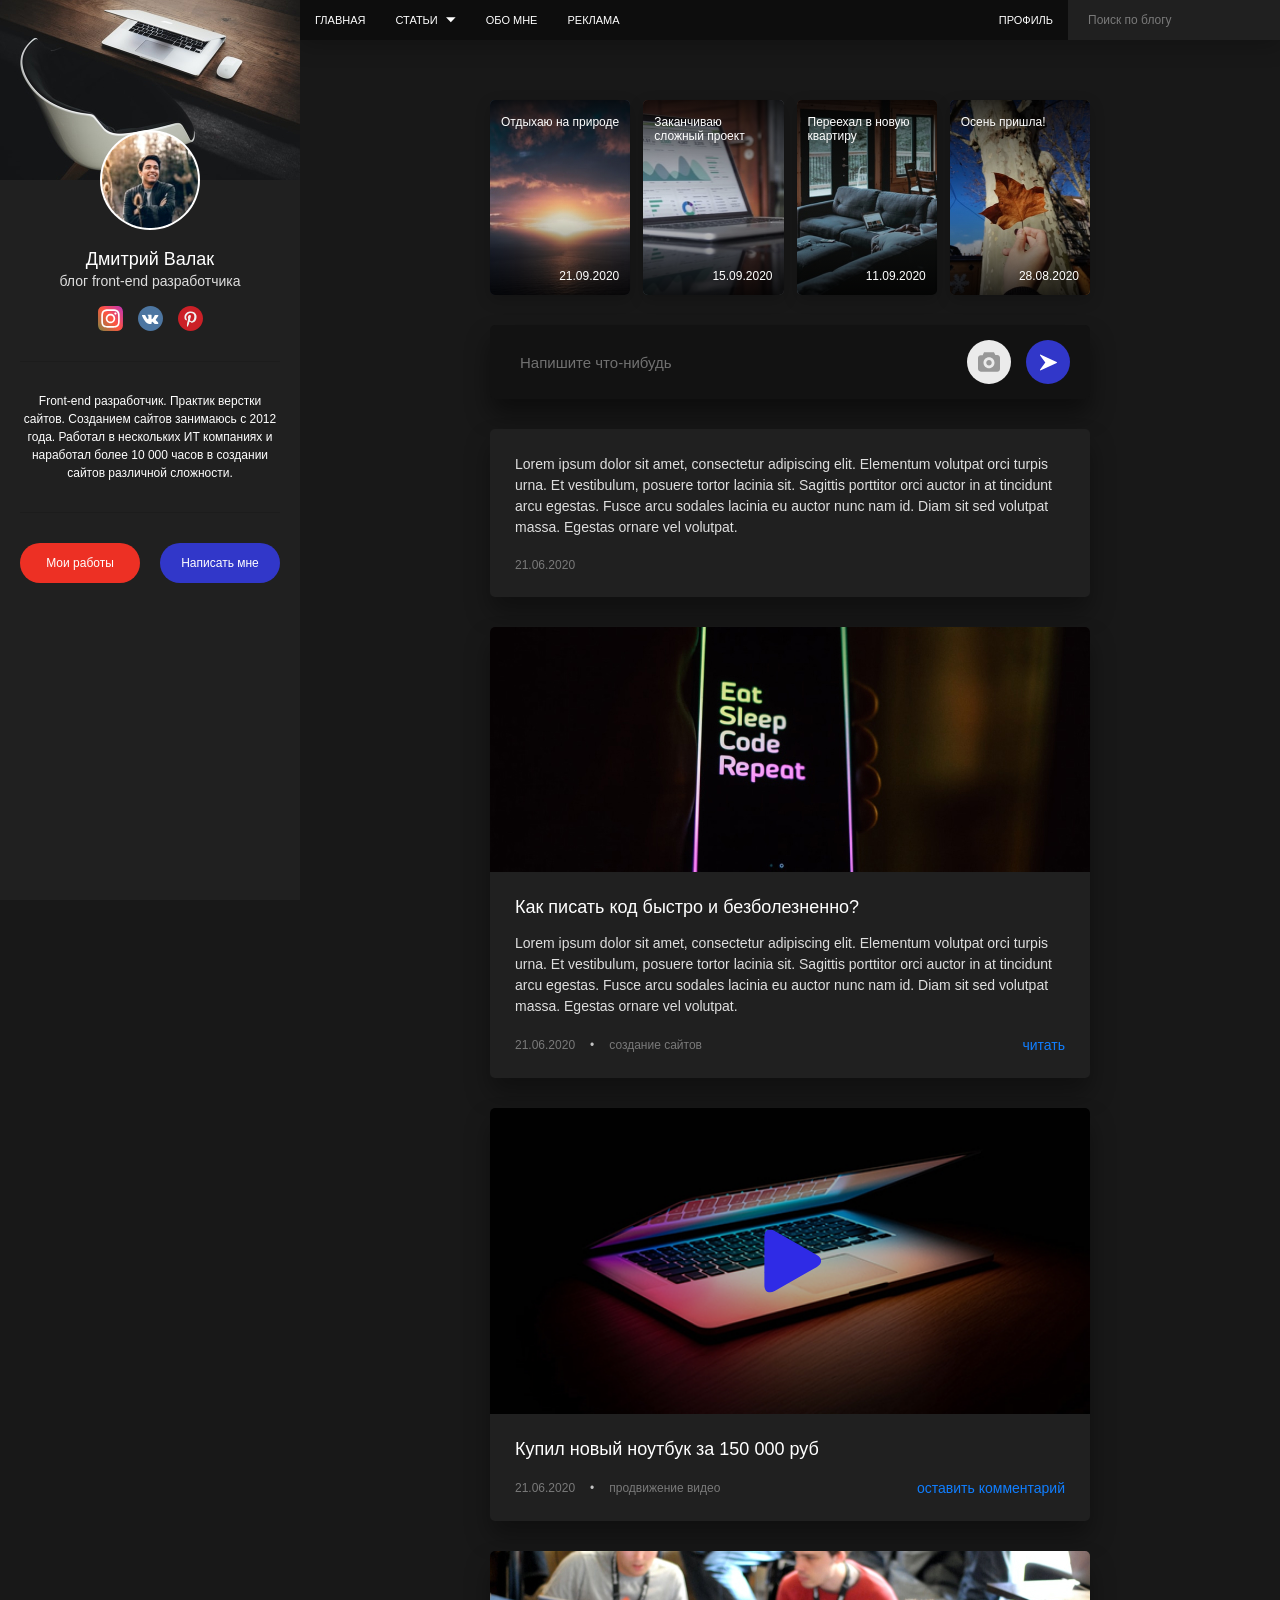
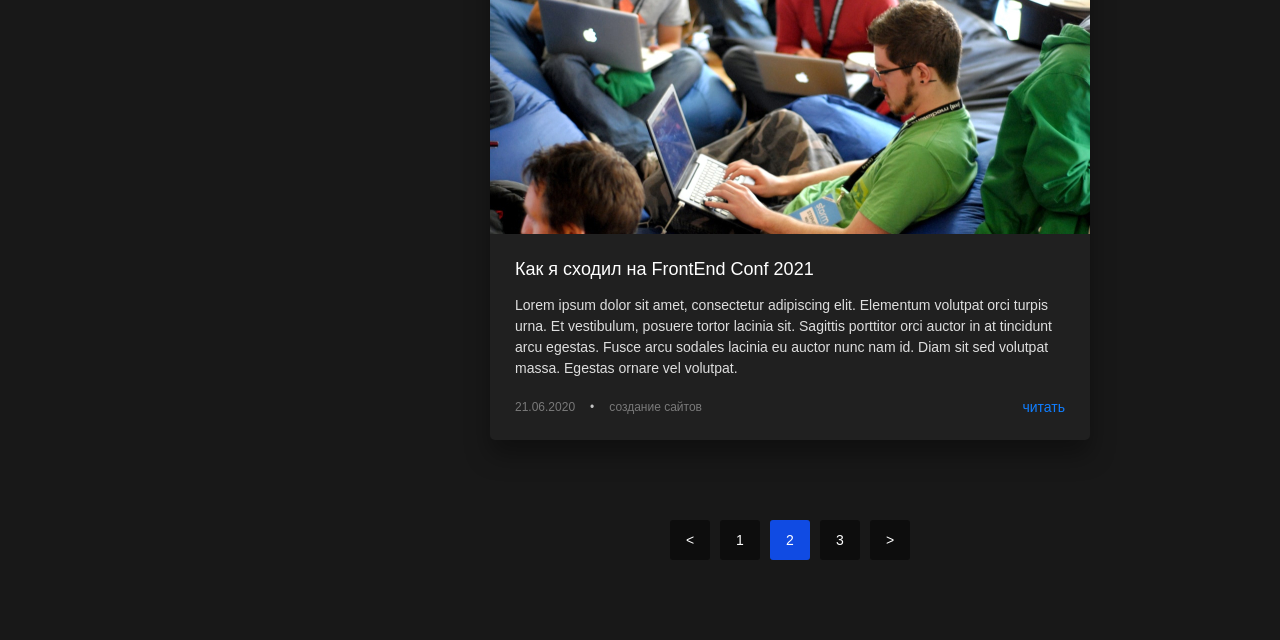
<file: index.html>
<!DOCTYPE html>
<html lang="ru">
<head>
  <meta charset="UTF-8">
  <meta name="viewport" content="width=device-width, initial-scale=1.0">
  <title>Developer Blog</title>

  <link rel="stylesheet" href="./css/reset.css">
  <link rel="stylesheet" href="./css/variables.css">
  <link rel="stylesheet" href="./css/global.css">
  <link rel="stylesheet" href="./css/style.css">
</head>
<body>
  <div class="page">

    <aside class="sidebar">
      <div class="sidebar__cover"></div>

      <div class="sidebar__profile">
        <img src="./images/sidebar/avatar.jpg" alt="Дмитрий Валак" class="sidebar__avatar">

        <h1 class="sidebar__name">Дмитрий Валак</h1>
        <p class="sidebar__description">блог front-end разработчика</p>

        <ul class="sidebar__socials">
          <li>
            <a href="#">
              <img src="./images/icons/instagram.svg" alt="Instagram">
            </a>
          </li>
        
          <li>
            <a href="#">
              <img src="./images/icons/vk.svg" alt="VK">
            </a>
          </li>
        
          <li>
            <a href="#">
              <img src="./images/icons/pinterest.svg" alt="Pinterest">
            </a>
          </li>
        </ul>
      </div>

      <div class="divider sidebar__divider"></div>

      <p class="sidebar__text">
        Front-end разработчик. Практик верстки сайтов. Созданием сайтов занимаюсь с 2012 года. Работал в нескольких ИТ компаниях и наработал более 10 000 часов в создании сайтов различной сложности.
      </p>

      <div class="divider sidebar__divider"></div>

      <div class="sidebar__buttons">
        <a href="./works.html" class="sidebar__button sidebar__button--red">Мои работы</a>
        <a href="#" class="sidebar__button sidebar__button--blue">Написать мне</a>
      </div>
    </aside>

    <main class="content">

      <header class="header">
        <button class="header__burger" type="button" aria-label="Открыть меню">
          <span></span>
        </button>
        <nav class="header__nav">
          <ul class="header__menu">
            <li class="header__item">
              <a href="./index.html" class="header__link">Главная</a>
            </li>
    
            <li class="header__item header__item--dropdown">
              <a href="#" class="header__link">Статьи
                <img
                  src="./images/icons/arrow-down.svg"
                  alt=""
                  class="header__arrow"
                >
              </a>
              <ul class="header__submenu">
                <li><a href="#" class="header__submenu-link">Создание сайтов</a></li>
                <li><a href="#" class="header__submenu-link">Интернет-маркетинг</a></li>
                <li><a href="#" class="header__submenu-link">Продвижение видео</a></li>
              </ul>
            </li>
    
            <li class="header__item">
              <a href="#" class="header__link">Обо мне</a>
            </li>
    
            <li class="header__item">
              <a href="#" class="header__link">Реклама</a>
            </li>
          </ul>
        </nav>
    
        <div class="header__right">
          <a href="./auth.html" class="header__profile">Профиль</a>
    
          <form class="header__search">
            <input 
              type="text" 
              class="header__search-input" 
              placeholder="Поиск по блогу"
            >
          </form>
        </div>
      </header>
    
      <section class="stories">
        <article class="stories__item">
          <img src="./images/stories/nature-trip.jpg" alt="Закат на природе" class="stories__image">
          <h2 class="stories__title">Отдыхаю на природе</h2>
          <time datetime="2020-09-21" class="stories__date">21.09.2020</time>
        </article>
    
        <article class="stories__item">
          <img src="./images/stories/work-project.jpg" alt="Ноутбук с рабочим проектом" class="stories__image">
          <h2 class="stories__title">Заканчиваю сложный проект</h2>
          <time datetime="2020-09-15" class="stories__date">15.09.2020</time>
        </article>
    
        <article class="stories__item">
          <img src="./images/stories/new-apartment.jpg" alt="Гостиная в новой квартире" class="stories__image">
          <h2 class="stories__title">Переехал в новую квартиру</h2>
          <time datetime="2020-09-11" class="stories__date">11.09.2020</time>
        </article>
    
        <article class="stories__item">
          <img src="./images/stories/autumn.jpg" alt="Осенний лист в руке" class="stories__image">
          <h2 class="stories__title">Осень пришла!</h2>
          <time datetime="2020-08-28" class="stories__date">28.08.2020</time>
        </article>
      </section>
    
      <section class="create-post">
        <form class="create-post__form">
          <input 
            type="text" 
            class="create-post__input" 
            placeholder="Напишите что-нибудь"
          >
    
          <div class="create-post__actions">
            <button type="button" class="create-post__button create-post__button--photo">
              <img src="./images/icons/camera.svg" alt="Добавить фото">
            </button>
    
            <button type="submit" class="create-post__button create-post__button--send">
              <img src="./images/icons/send.svg" alt="Отправить">
            </button>
          </div>
        </form>
      </section>
    
      <section class="posts">
        <article class="post">
          <div class="post__content">
            <p class="post__text">
              Lorem ipsum dolor sit amet, consectetur adipiscing elit. Elementum volutpat orci turpis urna. Et vestibulum, posuere tortor lacinia sit. Sagittis porttitor orci auctor in at tincidunt arcu egestas. Fusce arcu sodales lacinia eu auctor nunc nam id. Diam sit sed volutpat massa. Egestas ornare vel volutpat.
            </p>

            <div class="post__footer">
              <div class="post__meta">
                <time datetime="2020-06-21" class="post__date">21.06.2020</time>
              </div>
            </div>
          </div>
        </article>
    
        <article class="post">
          <img src="./images/posts/coding-tips.jpg" alt="" class="post__image">
    
          <div class="post__content">
            <h2 class="post__title">
              <a href="./post.html">
                Как писать код быстро и безболезненно?
              </a>
            </h2>
    
            <p class="post__text">
              Lorem ipsum dolor sit amet, consectetur adipiscing elit. Elementum volutpat orci turpis urna. Et vestibulum, posuere tortor lacinia sit. Sagittis porttitor orci auctor in at tincidunt arcu egestas. Fusce arcu sodales lacinia eu auctor nunc nam id. Diam sit sed volutpat massa. Egestas ornare vel volutpat.
            </p>
    
            <div class="post__footer">
              <div class="post__meta">
                <time datetime="2020-06-21" class="post__date">21.06.2020</time>
                <span class="post__category">создание сайтов</span>
              </div>
    
              <a href="./post.html" class="post__link">Читать</a>
            </div>
          </div>
        </article>
    
        <article class="post">
          <div class="post__video">
            <img src="./images/posts/new-laptop-video.jpg" alt="" class="post__image">
            <button type="button" class="post__play">
              <img src="./images/icons/play.svg" alt="Запустить видео">
            </button>
          </div>
    
          <div class="post__content">
            <h2 class="post__title">
              <a href="./post.html">
                Купил новый ноутбук за 150 000 руб
              </a>
            </h2>
    
            <div class="post__footer">
              <div class="post__meta">
                <time datetime="2020-06-21" class="post__date">21.06.2020</time>
                <span class="post__category">продвижение видео</span>
              </div>
    
              <a href="./post.html" class="post__link">Оставить комментарий</a>
            </div>
          </div>
        </article>

        <article class="post">
          <img src="./images/posts/frontend-conf.jpg" alt="" class="post__image">
    
          <div class="post__content">
            <h2 class="post__title">
              <a href="./post.html">
                Как я сходил на FrontEnd Conf 2021
              </a>
            </h2>
            <p class="post__text">
              Lorem ipsum dolor sit amet, consectetur adipiscing elit. Elementum volutpat orci turpis urna. Et vestibulum, posuere tortor lacinia sit. Sagittis porttitor orci auctor in at tincidunt arcu egestas. Fusce arcu sodales lacinia eu auctor nunc nam id. Diam sit sed volutpat massa. Egestas ornare vel volutpat.
            </p>
    
            <div class="post__footer">
              <div class="post__meta">
                <time datetime="2020-06-21" class="post__date">21.06.2020</time>
                <span class="post__category">создание сайтов</span>
              </div>
    
              <a href="./post.html" class="post__link">Читать</a>
            </div>
          </div>
        </article>
      </section>
    
      <nav class="pagination">
        <a href="#" class="pagination__link">&lt;</a>
        <a href="#" class="pagination__link">1</a>
        <a href="#" class="pagination__link pagination__link--active">2</a>
        <a href="#" class="pagination__link">3</a>
        <a href="#" class="pagination__link">&gt;</a>
      </nav>
    </main>

  </div>
</body>
</html>
</file>
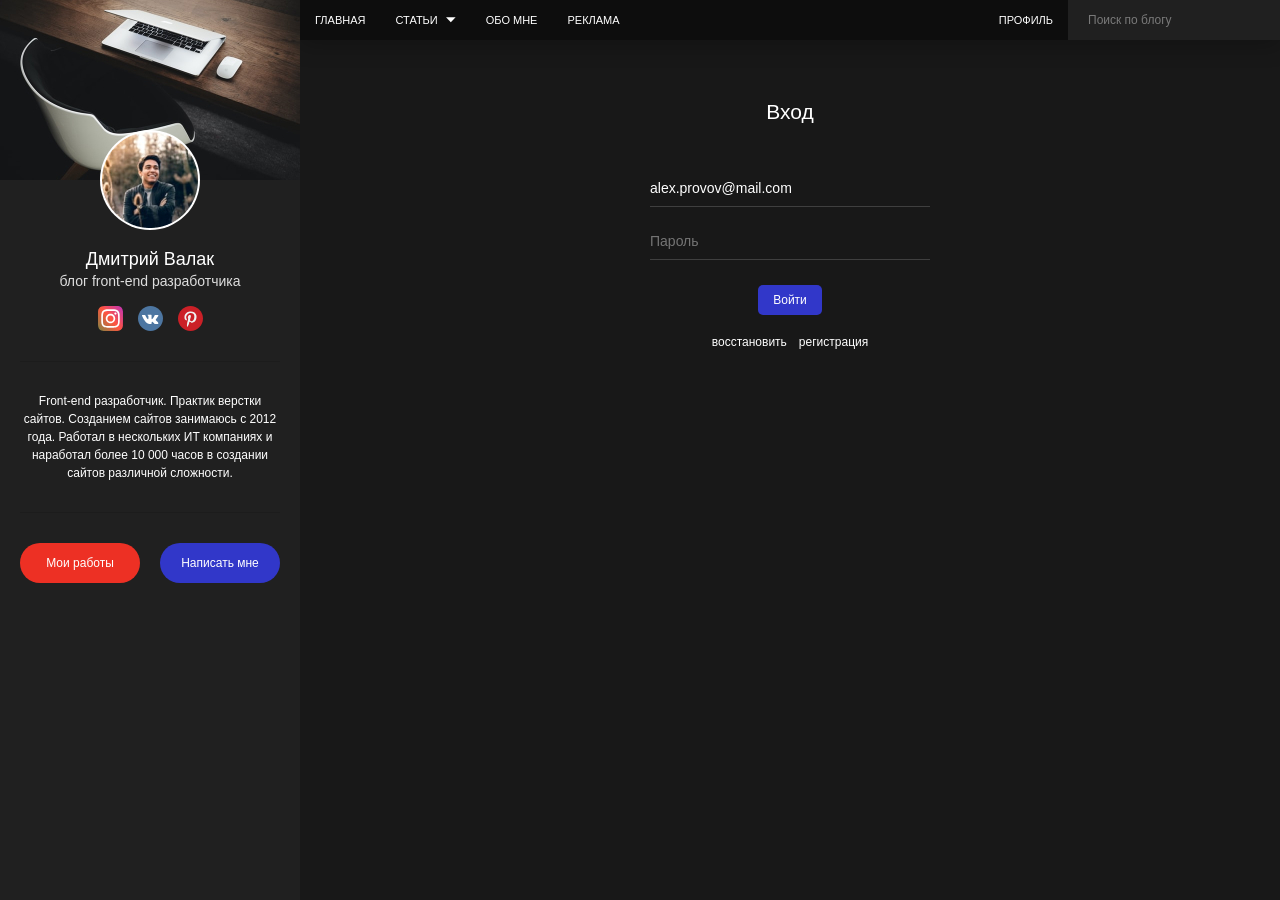
<file: auth.html>
<!DOCTYPE html>
<html lang="ru">
<head>
  <meta charset="UTF-8">
  <meta name="viewport" content="width=device-width, initial-scale=1.0">
  <title>Developer Blog</title>

  <link rel="stylesheet" href="./css/reset.css">
  <link rel="stylesheet" href="./css/variables.css">
  <link rel="stylesheet" href="./css/global.css">
  <link rel="stylesheet" href="./css/style.css">
  <link rel="stylesheet" href="./css/auth.css">
</head>
<body>
  <div class="page">

    <aside class="sidebar">
      <div class="sidebar__cover"></div>

      <div class="sidebar__profile">
        <img src="./images/sidebar/avatar.jpg" alt="Дмитрий Валак" class="sidebar__avatar">

        <h1 class="sidebar__name">Дмитрий Валак</h1>
        <p class="sidebar__description">блог front-end разработчика</p>

        <ul class="sidebar__socials">
          <li>
            <a href="#">
              <img src="./images/icons/instagram.svg" alt="Instagram">
            </a>
          </li>
        
          <li>
            <a href="#">
              <img src="./images/icons/vk.svg" alt="VK">
            </a>
          </li>
        
          <li>
            <a href="#">
              <img src="./images/icons/pinterest.svg" alt="Pinterest">
            </a>
          </li>
        </ul>
      </div>

      <div class="divider sidebar__divider"></div>

      <p class="sidebar__text">
        Front-end разработчик. Практик верстки сайтов. Созданием сайтов занимаюсь с 2012 года. Работал в нескольких ИТ компаниях и наработал более 10 000 часов в создании сайтов различной сложности.
      </p>

      <div class="divider sidebar__divider"></div>

      <div class="sidebar__buttons">
        <a href="./works.html" class="sidebar__button sidebar__button--red">Мои работы</a>
        <a href="#" class="sidebar__button sidebar__button--blue">Написать мне</a>
      </div>
    </aside>

    <main class="content">

      <header class="header">
        <button class="header__burger" type="button" aria-label="Открыть меню">
          <span></span>
        </button>
        <nav class="header__nav">
          <ul class="header__menu">
            <li class="header__item">
              <a href="./index.html" class="header__link">Главная</a>
            </li>
    
            <li class="header__item header__item--dropdown">
              <a href="#" class="header__link">Статьи
                <img
                  src="./images/icons/arrow-down.svg"
                  alt=""
                  class="header__arrow"
                >
              </a>
              <ul class="header__submenu">
                <li><a href="#" class="header__submenu-link">Создание сайтов</a></li>
                <li><a href="#" class="header__submenu-link">Интернет-маркетинг</a></li>
                <li><a href="#" class="header__submenu-link">Продвижение видео</a></li>
              </ul>
            </li>
    
            <li class="header__item">
              <a href="#" class="header__link">Обо мне</a>
            </li>
    
            <li class="header__item">
              <a href="#" class="header__link">Реклама</a>
            </li>
          </ul>
        </nav>
    
        <div class="header__right">
          <a href="./auth.html" class="header__profile">Профиль</a>
    
          <form class="header__search">
            <input 
              type="text" 
              class="header__search-input" 
              placeholder="Поиск по блогу"
            >
          </form>
        </div>
      </header>

      <section class="auth">
        <h2 class="auth__title">Вход</h2>
      
        <form class="auth__form">
          <label class="auth__field">
            <input
              type="email"
              class="auth__input"
              placeholder="Ваш e-mail"
              value="alex.provov@mail.com"
            >
          </label>
      
          <label class="auth__field">
            <input
              type="password"
              class="auth__input"
              placeholder="Пароль"
            >
          </label>
      
          <button class="auth__button" type="submit">Войти</button>
      
          <div class="auth__links">
            <a href="#" class="auth__link">восстановить</a>
            <a href="#" class="auth__link">регистрация</a>
          </div>
        </form>
      </section>
    
    </main>

  </div>
</body>
</html>
</file>
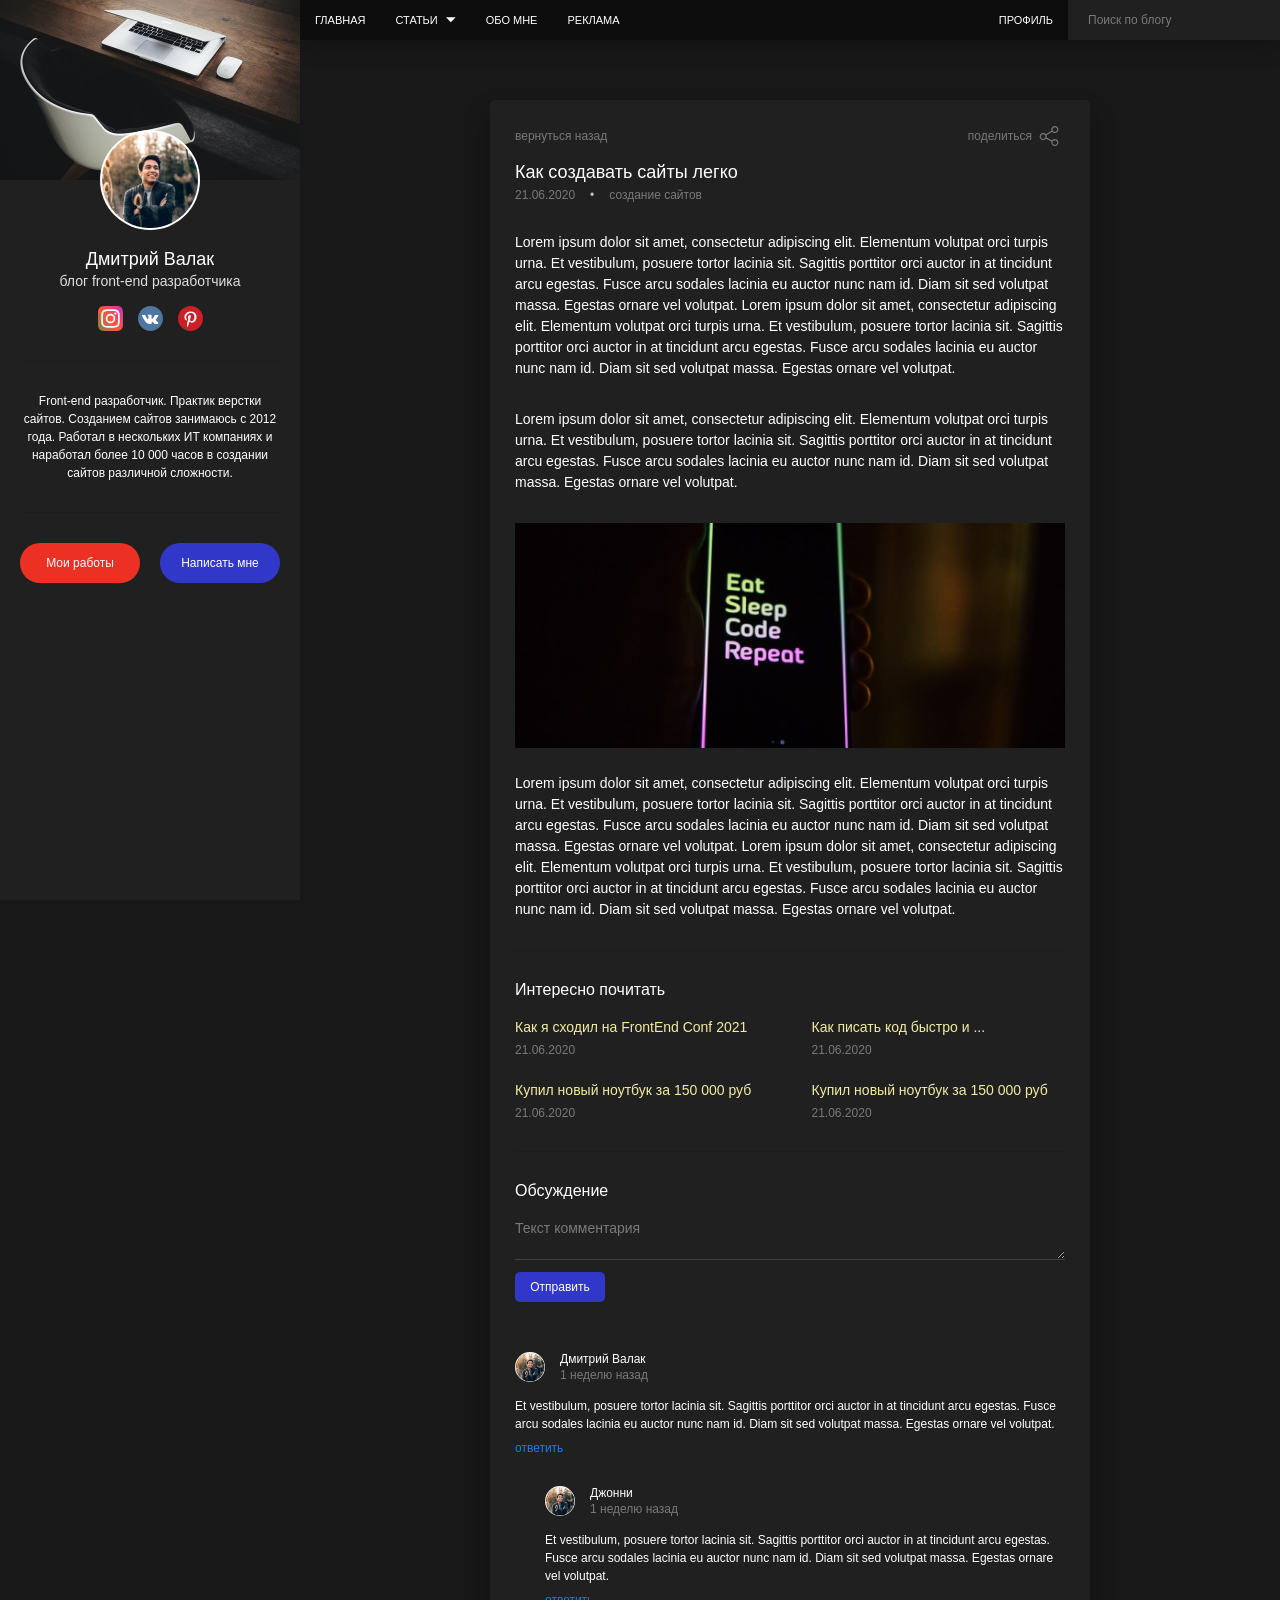
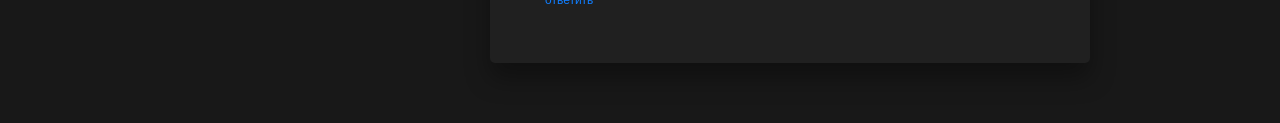
<file: post.html>
<!DOCTYPE html>
<html lang="ru">
<head>
  <meta charset="UTF-8">
  <meta name="viewport" content="width=device-width, initial-scale=1.0">
  <title>Как создавать сайты легко | Developer Blog</title>

  <link rel="stylesheet" href="./css/reset.css">
  <link rel="stylesheet" href="./css/variables.css">
  <link rel="stylesheet" href="./css/global.css">
  <link rel="stylesheet" href="./css/style.css">
  <link rel="stylesheet" href="./css/post.css">
</head>
<body>
  <div class="page">

    <aside class="sidebar">
      <div class="sidebar__cover"></div>

      <div class="sidebar__profile">
        <img src="./images/sidebar/avatar.jpg" alt="Дмитрий Валак" class="sidebar__avatar">

        <h1 class="sidebar__name">Дмитрий Валак</h1>
        <p class="sidebar__description">блог front-end разработчика</p>

        <ul class="sidebar__socials">
          <li>
            <a href="#">
              <img src="./images/icons/instagram.svg" alt="Instagram">
            </a>
          </li>
        
          <li>
            <a href="#">
              <img src="./images/icons/vk.svg" alt="VK">
            </a>
          </li>
        
          <li>
            <a href="#">
              <img src="./images/icons/pinterest.svg" alt="Pinterest">
            </a>
          </li>
        </ul>
      </div>

      <div class="divider sidebar__divider"></div>

      <p class="sidebar__text">
        Front-end разработчик. Практик верстки сайтов. Созданием сайтов занимаюсь с 2012 года. Работал в нескольких ИТ компаниях и наработал более 10 000 часов в создании сайтов различной сложности.
      </p>

      <div class="divider sidebar__divider"></div>

      <div class="sidebar__buttons">
        <a href="./works.html" class="sidebar__button sidebar__button--red">Мои работы</a>
        <a href="#" class="sidebar__button sidebar__button--blue">Написать мне</a>
      </div>
    </aside>

    <main class="content">

      <header class="header">
        <button class="header__burger" type="button" aria-label="Открыть меню">
          <span></span>
        </button>
        <nav class="header__nav">
          <ul class="header__menu">
            <li class="header__item">
              <a href="./index.html" class="header__link">Главная</a>
            </li>
    
            <li class="header__item header__item--dropdown">
              <a href="#" class="header__link">Статьи
                <img
                  src="./images/icons/arrow-down.svg"
                  alt=""
                  class="header__arrow"
                >
              </a>
              <ul class="header__submenu">
                <li><a href="#" class="header__submenu-link">Создание сайтов</a></li>
                <li><a href="#" class="header__submenu-link">Интернет-маркетинг</a></li>
                <li><a href="#" class="header__submenu-link">Продвижение видео</a></li>
              </ul>
            </li>
    
            <li class="header__item">
              <a href="#" class="header__link">Обо мне</a>
            </li>
    
            <li class="header__item">
              <a href="#" class="header__link">Реклама</a>
            </li>
          </ul>
        </nav>
    
        <div class="header__right">
          <a href="./auth.html" class="header__profile">Профиль</a>
    
          <form class="header__search">
            <input 
              type="text" 
              class="header__search-input" 
              placeholder="Поиск по блогу"
            >
          </form>
        </div>
      </header>

      <article class="article">

        <div class="article__top">
          <a href="./index.html" class="article__back">вернуться назад</a>

          <button type="button" class="article__share">
            поделиться
            <img src="./images/icons/share.svg" alt="">
          </button>
        </div>

        <header class="article__header">
          <h1 class="article__title">Как создавать сайты легко</h1>

          <div class="article__meta">
            <time datetime="2020-06-21">21.06.2020</time>
            <span>создание сайтов</span>
          </div>
        </header>

        <div class="article__content">
          <p>
            Lorem ipsum dolor sit amet, consectetur adipiscing elit. Elementum volutpat orci turpis urna. Et vestibulum, posuere tortor lacinia sit. Sagittis porttitor orci auctor in at tincidunt arcu egestas. Fusce arcu sodales lacinia eu auctor nunc nam id. Diam sit sed volutpat massa. Egestas ornare vel volutpat. Lorem ipsum dolor sit amet, consectetur adipiscing elit. Elementum volutpat orci turpis urna. Et vestibulum, posuere tortor lacinia sit. Sagittis porttitor orci auctor in at tincidunt arcu egestas. Fusce arcu sodales lacinia eu auctor nunc nam id. Diam sit sed volutpat massa. Egestas ornare vel volutpat.
          </p>

          <p>
            Lorem ipsum dolor sit amet, consectetur adipiscing elit. Elementum volutpat orci turpis urna. Et vestibulum, posuere tortor lacinia sit. Sagittis porttitor orci auctor in at tincidunt arcu egestas. Fusce arcu sodales lacinia eu auctor nunc nam id. Diam sit sed volutpat massa. Egestas ornare vel volutpat.
          </p>

          <img src="./images/posts/coding-tips.jpg" alt="Код на экране ноутбука" class="article__image">

          <p>
            Lorem ipsum dolor sit amet, consectetur adipiscing elit. Elementum volutpat orci turpis urna. Et vestibulum, posuere tortor lacinia sit. Sagittis porttitor orci auctor in at tincidunt arcu egestas. Fusce arcu sodales lacinia eu auctor nunc nam id. Diam sit sed volutpat massa. Egestas ornare vel volutpat. Lorem ipsum dolor sit amet, consectetur adipiscing elit. Elementum volutpat orci turpis urna. Et vestibulum, posuere tortor lacinia sit. Sagittis porttitor orci auctor in at tincidunt arcu egestas. Fusce arcu sodales lacinia eu auctor nunc nam id. Diam sit sed volutpat massa. Egestas ornare vel volutpat.
          </p>
        </div>

        <div class="divider"></div>

        <section class="related">
          <h2 class="related__title">Интересно почитать</h2>

          <div class="related__grid">
            <article class="related__item">
              <a href="#" class="related__link">Как я сходил на FrontEnd Conf 2021</a>
              <time datetime="2020-06-21" class="related__date">21.06.2020</time>
            </article>

            <article class="related__item">
              <a href="#" class="related__link">Как писать код быстро и ...</a>
              <time datetime="2020-06-21" class="related__date">21.06.2020</time>
            </article>

            <article class="related__item">
              <a href="#" class="related__link">Купил новый ноутбук за 150 000 руб</a>
              <time datetime="2020-06-21" class="related__date">21.06.2020</time>
            </article>

            <article class="related__item">
              <a href="#" class="related__link">Купил новый ноутбук за 150 000 руб</a>
              <time datetime="2020-06-21" class="related__date">21.06.2020</time>
            </article>
          </div>
        </section>

        <div class="divider"></div>

        <section class="comments">
          <h2 class="comments__title">Обсуждение</h2>

          <form class="comments__form">
            <textarea class="comments__textarea" placeholder="Текст комментария"></textarea>
            <button type="submit" class="comments__button">Отправить</button>
          </form>

          <div class="comments__list">
            <article class="comment">
              <header class="comment__header">
                <img src="./images/sidebar/avatar.jpg" alt="" class="comment__avatar">
            
                <div>
                  <h3 class="comment__author">Дмитрий Валак</h3>
                  <time datetime="2020-06-14" class="comment__date">1 неделю назад</time>
                </div>
              </header>
            
              <p class="comment__text">
                Et vestibulum, posuere tortor lacinia sit. Sagittis porttitor orci auctor in at tincidunt arcu egestas. Fusce arcu sodales lacinia eu auctor nunc nam id. Diam sit sed volutpat massa. Egestas ornare vel volutpat.
              </p>
            
              <button type="button" class="comment__reply">ответить</button>
            </article>

            <article class="comment comment--answer">
              <header class="comment__header">
                <img src="./images/sidebar/avatar.jpg" alt="" class="comment__avatar">
            
                <div>
                  <h3 class="comment__author">Джонни</h3>
                  <time datetime="2020-06-14" class="comment__date">1 неделю назад</time>
                </div>
              </header>
            
              <p class="comment__text">
                Et vestibulum, posuere tortor lacinia sit. Sagittis porttitor orci auctor in at tincidunt arcu egestas. Fusce arcu sodales lacinia eu auctor nunc nam id. Diam sit sed volutpat massa. Egestas ornare vel volutpat.
              </p>
            
              <button type="button" class="comment__reply">ответить</button>
            </article>
          </div>
        </section>

      </article>

    </main>
  </div>
</body>
</html>
</file>
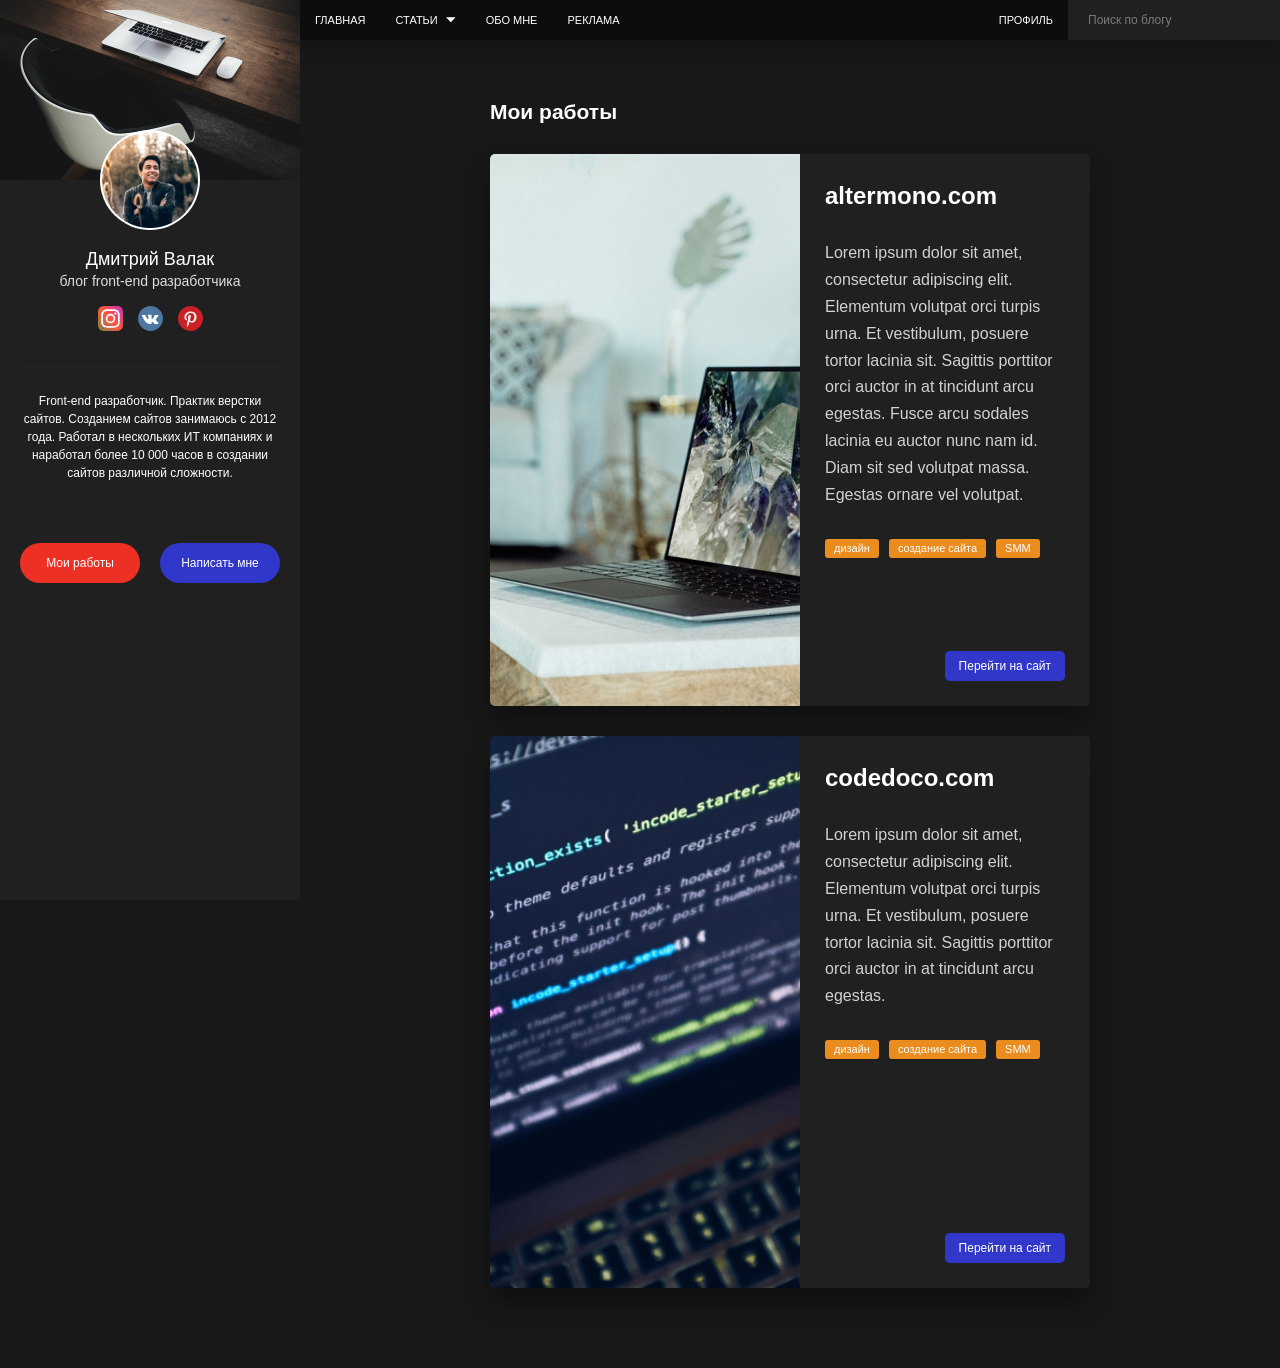
<file: works.html>
<!DOCTYPE html>
<html lang="ru">
<head>
  <meta charset="UTF-8">
  <meta name="viewport" content="width=device-width, initial-scale=1.0">
  <title>Developer Blog</title>

  <link rel="stylesheet" href="./css/reset.css">
  <link rel="stylesheet" href="./css/variables.css">
  <link rel="stylesheet" href="./css/global.css">
  <link rel="stylesheet" href="./css/style.css">
  <link rel="stylesheet" href="./css/works.css">
</head>
<body>
  <div class="page">

    <aside class="sidebar">
      <div class="sidebar__cover"></div>

      <div class="sidebar__profile">
        <img src="./images/sidebar/avatar.jpg" alt="Дмитрий Валак" class="sidebar__avatar">

        <h1 class="sidebar__name">Дмитрий Валак</h1>
        <p class="sidebar__description">блог front-end разработчика</p>

        <ul class="sidebar__socials">
          <li>
            <a href="#">
              <img src="./images/icons/instagram.svg" alt="Instagram">
            </a>
          </li>
        
          <li>
            <a href="#">
              <img src="./images/icons/vk.svg" alt="VK">
            </a>
          </li>
        
          <li>
            <a href="#">
              <img src="./images/icons/pinterest.svg" alt="Pinterest">
            </a>
          </li>
        </ul>
      </div>

      <div class="divider sidebar__divider"></div>

      <p class="sidebar__text">
        Front-end разработчик. Практик верстки сайтов. Созданием сайтов занимаюсь с 2012 года. Работал в нескольких ИТ компаниях и наработал более 10 000 часов в создании сайтов различной сложности.
      </p>

      <div class="divider sidebar__divider"></div>

      <div class="sidebar__buttons">
        <a href="./works.html" class="sidebar__button sidebar__button--red">Мои работы</a>
        <a href="#" class="sidebar__button sidebar__button--blue">Написать мне</a>
      </div>
    </aside>

    <main class="content">

      <header class="header">
        <button class="header__burger" type="button" aria-label="Открыть меню">
          <span></span>
        </button>
        <nav class="header__nav">
          <ul class="header__menu">
            <li class="header__item">
              <a href="./index.html" class="header__link">Главная</a>
            </li>
    
            <li class="header__item header__item--dropdown">
              <a href="#" class="header__link">Статьи
                <img
                  src="./images/icons/arrow-down.svg"
                  alt=""
                  class="header__arrow"
                >
              </a>
              <ul class="header__submenu">
                <li><a href="#" class="header__submenu-link">Создание сайтов</a></li>
                <li><a href="#" class="header__submenu-link">Интернет-маркетинг</a></li>
                <li><a href="#" class="header__submenu-link">Продвижение видео</a></li>
              </ul>
            </li>
    
            <li class="header__item">
              <a href="#" class="header__link">Обо мне</a>
            </li>
    
            <li class="header__item">
              <a href="#" class="header__link">Реклама</a>
            </li>
          </ul>
        </nav>
    
        <div class="header__right">
          <a href="./auth.html" class="header__profile">Профиль</a>
    
          <form class="header__search">
            <input 
              type="text" 
              class="header__search-input" 
              placeholder="Поиск по блогу"
            >
          </form>
        </div>
      </header>

      <section class="works">
        <h2 class="works__title">Мои работы</h2>
      
        <div class="works__list">
          <article class="work-card">
            <img
              src="./images/works/work-1.jpg"
              alt="Сайт altermono.com"
              class="work-card__image"
            >
      
            <div class="work-card__content">
              <h3 class="work-card__title">altermono.com</h3>
      
              <p class="work-card__description">
                Lorem ipsum dolor sit amet, consectetur adipiscing elit. Elementum volutpat orci turpis urna. Et vestibulum, posuere tortor lacinia sit. Sagittis porttitor orci auctor in at tincidunt arcu egestas. Fusce arcu sodales lacinia eu auctor nunc nam id. Diam sit sed volutpat massa. Egestas ornare vel volutpat.
              </p>
      
              <ul class="work-card__tags">
                <li class="work-card__tag">дизайн</li>
                <li class="work-card__tag">создание сайта</li>
                <li class="work-card__tag">SMM</li>
              </ul>
      
              <a href="#" class="work-card__button">Перейти на сайт</a>
            </div>
          </article>
      
          <article class="work-card">
            <img
              src="./images/works/work-2.jpg"
              alt="Сайт codedoco.com"
              class="work-card__image"
            >
      
            <div class="work-card__content">
              <h3 class="work-card__title">codedoco.com</h3>
      
              <p class="work-card__description">
                Lorem ipsum dolor sit amet, consectetur adipiscing elit. Elementum volutpat orci turpis urna. Et vestibulum, posuere tortor lacinia sit. Sagittis porttitor orci auctor in at tincidunt arcu egestas. 
              </p>
      
              <ul class="work-card__tags">
                <li class="work-card__tag">дизайн</li>
                <li class="work-card__tag">создание сайта</li>
                <li class="work-card__tag">SMM</li>
              </ul>
      
              <a href="#" class="work-card__button">Перейти на сайт</a>
            </div>
          </article>
        </div>
      </section>
    
    </main>

  </div>
</body>
</html>
</file>
<file: css/variables.css>
:root {
  --color-bg: #181818;
  --color-sidebar: #202020;
  --color-header: #0D0D0D;
  --color-card: #202020;
  --color-post: #121212;
  --color-light: #EBEBEB;
  --color-dot: #C4C4C4;

  --color-text: #FFFFFF;
  --color-text-muted: #DEDEDE;
  --color-placeholder: rgba(255, 255, 255, 0.4);
  --color-link: #F3EBA2;

  --color-blue: #3137C9;
  --color-blue-light: #107EFF;
  --color-blue-active: #104BE3;
  --color-red: #ED3024;
  --color-orange: #EA8C1E;

  --color-black: #0D0D0D;
  --color-dark: #1C1C1C;

  --font-main: "Roboto", sans-serif;

  --sidebar-width: 300px;

  --transition: 0.3s ease;
}
</file>
<file: css/global.css>
html {
  scroll-behavior: smooth;
}

body {
  font-family: var(--font-main);
  background-color: var(--color-bg);
  color: var(--color-text);
}

a {
  color: inherit;
  text-decoration: none;
}

.divider {
  height: 1px;
  background-color: var(--color-dark);
}
</file>
<file: css/style.css>
.page {
  min-height: 100vh;
}

.content {
  margin-left: var(--sidebar-width);
}

/* SIDEBAR */

.sidebar {
  position: fixed;
  top: 0;
  left: 0;
  width: var(--sidebar-width);
  height: 100vh;
  overflow-y: auto;
  background-color: var(--color-sidebar);
}

.sidebar__profile,
.sidebar__text,
.sidebar__buttons {
  padding-inline: 20px;
}

.sidebar__cover {
  height: 180px;
  background-image: url("../images/sidebar/cover.jpg");
  background-size: cover;
  background-position: center;
}

.sidebar__profile {
  position: relative;
  display: flex;
  flex-direction: column;
  align-items: center;
  margin-top: -50px;
  text-align: center;
}

.sidebar__avatar {
  width: 100px;
  height: 100px;
  margin-bottom: 19px;
  border-radius: 50%;
  object-fit: cover;
}

.sidebar__name {
  margin-bottom: 3px;
  font-size: 18px;
  font-weight: 400;
}

.sidebar__description {
  margin-bottom: 17px;
  color: var(--color-text-muted);
  font-size: 14px;
  font-weight: 300;
}

.sidebar__socials {
  display: flex;
  gap: 15px;
}

.sidebar__socials a {
  display: flex;
  justify-content: center;
  align-items: center;
}

.sidebar__divider {
  margin: 30px 20px;
}

.sidebar__text {
  color: var(--color-text);
  font-size: 12px;
  line-height: 1.5;
  text-align: center;
}

.sidebar__buttons {
  display: flex;
  gap: 20px;
  margin-bottom: 30px;
}

.sidebar__button {
  display: flex;
  justify-content: center;
  align-items: center;
  min-height: 40px;
  flex: 1;
  border-radius: 25px;
  color: var(--color-text);
  font-size: 12px;
  font-weight: 500;
  transition: var(--transition);
}

.sidebar__button--red {
  background-color: var(--color-red);
}

.sidebar__button--blue {
  background-color: var(--color-blue);
}

.sidebar__button:hover {
  opacity: 0.85;
}

/* HEADER */

.header__burger {
  display: none;
}

.header {
  display: flex;
  justify-content: space-between;
  height: 40px;
  background-color: var(--color-header);
  box-shadow: 0 5px 22px rgba(0, 0, 0, 0.25);
}

.header__menu,
.header__right {
  display: flex;
  align-items: center;
}

.header__item {
  position: relative;
}

.header__link,
.header__profile {
  display: flex;
  align-items: center;
  height: 40px;
  padding-inline: 15px;
  color: var(--color-text);
  font-size: 11px;
  text-transform: uppercase;
  transition: var(--transition);
}

.header__link:hover,
.header__profile:hover {
  background-color: var(--color-blue);
}

.header__arrow {
  width: 10px;
  height: 6px;
  margin-left: 8px;
  transition: transform var(--transition);
}

.header__item--dropdown:hover .header__arrow {
  transform: rotate(180deg);
}

.header__submenu {
  position: absolute;
  top: 100%;
  left: 0;
  z-index: 10;
  min-width: 165px;
  padding-block: 12px;
  background-color: var(--color-blue);
  opacity: 0;
  visibility: hidden;
  transition:
    opacity var(--transition),
    visibility var(--transition);
}

.header__item--dropdown:hover .header__link {
  background-color: var(--color-blue);
}

.header__item--dropdown:hover .header__submenu {
  opacity: 1;
  visibility: visible;
}

.header__submenu-link {
  position: relative;
  display: inline-block;
  padding: 10px 12px;
  color: var(--color-text);
  font-size: 12px;
}

.header__submenu-link::after {
  content: "";
  position: absolute;
  left: 12px;
  bottom: 6px;
  width: 0;
  height: 1px;
  background-color: var(--color-text);
  transition: var(--transition);
}

.header__submenu-link:hover::after {
  width: calc(100% - 24px);
}

.header__search-input {
  width: 212px;
  height: 40px;
  padding-inline: 20px;
  border: none;
  outline: none;
  background-color: var(--color-card);
  color: var(--color-text);
  font-size: 12px;
}

.header__search-input::placeholder {
  color: var(--color-placeholder);
}

@media (max-width: 960px) {
  .sidebar {
    display: none;
  }

  .content {
    margin-left: 0;
  }

  .header {
    position: sticky;
    top: 0;
    z-index: 100;
  }

  .header__nav,
  .header__profile {
    display: none;
  }

  .header__burger {
    display: flex;
    flex-direction: column;
    justify-content: center;
    align-items: center;
    gap: 5px;
    width: 40px;
    height: 40px;
    flex-shrink: 0;
    border: none;
    background-color: var(--color-header);
  }

  .header__burger span,
  .header__burger::before,
  .header__burger::after {
    content: "";
    display: block;
    width: 22px;
    height: 2px;
    background-color: var(--color-text);
  }
}

@media (max-width: 768px) {
  .header__burger {
    margin-left: 9px;
  }
}

@media (max-width: 320px) {
  .header__burger {
    margin-left: 6px;
  }
}

/* STORIES */

.stories {
  display: grid;
  grid-template-columns: repeat(4, 1fr);
  gap: 13px;
  max-width: 600px;
  margin: 60px auto 30px;
}

.stories__item {
  position: relative;
  min-height: 195px;
  overflow: hidden;
  border-radius: 5px;
  background-color: var(--color-card);
  box-shadow: 0 5px 15px rgba(0, 0, 0, 0.2);
}

.stories__image {
  width: 100%;
  height: 100%;
  object-fit: cover;
}

.stories__item::after {
  content: "";
  position: absolute;
  inset: 0;
  background: linear-gradient(
    180deg,
    rgba(0, 0, 0, 0.8) 0%,
    rgba(0, 0, 0, 0) 52%,
    rgba(0, 0, 0, 0.8) 100%
  );
}

.stories__title {
  position: absolute;
  top: 15px;
  left: 11px;
  right: 11px;
  z-index: 1;
  font-size: 12px;
  font-weight: normal;
}

.stories__date {
  position: absolute;
  right: 11px;
  bottom: 12px;
  z-index: 1;
  font-size: 12px;
}

@media (max-width: 768px) {
  .stories {
    display: flex;
    gap: 10px;
    width: calc(100% - 30px);
    margin: 40px auto 30px;
    overflow-x: auto;
    scrollbar-width: none;
  }

  .stories::-webkit-scrollbar {
    display: none;
  }

  .stories__item {
    min-width: 140px;
    flex-shrink: 0;
  }
}

@media (max-width: 480px) {
  .stories {
    margin: 25px auto 25px;
  }

  .stories__item {
    min-width: 120px;
    min-height: 160px;
  }

  .stories__title,
  .stories__date {
    font-size: 11px;
  }

  .stories__title {
    top: 12px;
    left: 10px;
    right: 10px;
  }

  .stories__date {
    right: 10px;
    bottom: 10px;
  }
}

@media (max-width: 320px) {
  .stories {
    gap: 8px;
    width: calc(100% - 24px);
    margin: 20px auto 20px;
  }

  .stories__item {
    min-width: 110px;
    min-height: 150px;
  }

  .stories__title,
  .stories__date {
    font-size: 10px;
  }

  .stories__title {
    top: 10px;
    left: 9px;
    right: 9px;
  }

  .stories__date {
    right: 9px;
    bottom: 9px;
  }
}

/* CREATE POST */

.create-post {
  max-width: 600px;
  margin: 0 auto 30px;
}

.create-post__form {
  display: flex;
  align-items: center;
  justify-content: space-between;
  gap: 15px;
  min-height: 74px;
  padding: 15px 20px 15px 28px;
  border-radius: 5px;

  background-color: var(--color-post);
  box-shadow: 0 15px 25px rgba(0, 0, 0, 0.45);
}

.create-post__input {
  flex: 1;
  border: none;
  outline: none;
  background-color: transparent;
  color: var(--color-text);
  font-size: 15px;
}

.create-post__input::placeholder {
  color: var(--color-placeholder);
}

.create-post__actions {
  display: flex;
  gap: 15px;
}

.create-post__button {
  display: flex;
  justify-content: center;
  align-items: center;
  width: 44px;
  height: 44px;
  border: none;
  border-radius: 50%;
  transition: var(--transition);
}

.create-post__button:hover {
  opacity: 0.85;
}

.create-post__button--photo {
  background-color: var(--color-light);
}

.create-post__button--send {
  background-color: var(--color-blue);
}

@media (max-width: 768px) {
  .create-post {
    width: calc(100% - 30px);
  }
}

@media (max-width: 480px) {
  .create-post {
    margin-bottom: 25px;
  }

  .create-post__form {
    min-height: 68px;
    padding: 12px 15px;
    gap: 12px;
  }

  .create-post__input {
    font-size: 14px;
  }

  .create-post__actions {
    gap: 10px;
  }

  .create-post__button {
    width: 40px;
    height: 40px;
  }
}

@media (max-width: 320px) {
  .create-post {
    width: calc(100% - 24px);
    margin-bottom: 20px;
  }

  .create-post__form {
    min-height: 60px;
    padding: 10px 12px;
    gap: 10px;
  }

  .create-post__input {
    font-size: 13px;
  }

  .create-post__actions {
    gap: 8px;
  }

  .create-post__button {
    width: 36px;
    height: 36px;
  }
}

/* POSTS */

.posts {
  max-width: 600px;
  margin: 0 auto;
}

.post {
  margin-bottom: 30px;
  overflow: hidden;
  border-radius: 5px;
  background-color: var(--color-card);
  box-shadow: 0 15px 25px rgba(0, 0, 0, 0.35);
}

.post__image {
  width: 100%;
}

.post__content {
  padding: 25px;
}

.post__title {
  margin-bottom: 15px;
  font-size: 18px;
  font-weight: 500;
}

.post__text {
  color: var(--color-text-muted);
  font-size: 14px;
  line-height: 1.5;
}

.post__date,
.post__category {
  color: var(--color-placeholder);
  font-size: 12px;
}

.post__footer {
  display: flex;
  justify-content: space-between;
  align-items: center;
  margin-top: 20px;
}

.post__meta {
  display: flex;
  align-items: center;
  gap: 15px;
}

.post__category {
  position: relative;
}

.post__category::before {
  content: "•";
  margin-right: 15px;
  color: var(--color-dot);
}

.post__link {
  color: var(--color-blue-light);
  font-size: 14px;
  text-transform: lowercase;
}

.post__video {
  position: relative;
}

.post__play {
  position: absolute;
  top: 50%;
  left: 50%;
  width: 75px;
  height: 75px;
  border: none;
  background-color: transparent;
  transform: translate(-50%, -50%);
}

.post__play img {
  width: 100%;
  height: 100%;
}

.post:last-child {
  margin-bottom: 0;
}

@media (max-width: 768px) {
  .posts {
    width: calc(100% - 30px);
  }
}

@media (max-width: 480px) {
  .post {
    margin-bottom: 25px;
  }

  .post__content {
    padding: 20px;
  }

  .post__title {
    margin-bottom: 12px;
    font-size: 17px;
  }

  .post__text {
    font-size: 13px;
  }

  .post__footer {
    margin-top: 18px;
  }

  .post__meta {
    gap: 10px;
  }

  .post__category::before {
    margin-right: 10px;
  }

  .post__play {
    width: 60px;
    height: 60px;
  }
}

@media (max-width: 320px) {
  .posts {
    width: calc(100% - 24px);
  }

  .post {
    margin-bottom: 20px;
  }

  .post__content {
    padding: 15px;
  }

  .post__title {
    margin-bottom: 10px;
    font-size: 16px;
  }

  .post__text,
  .post__link {
    font-size: 13px;
  }

  .post__date,
  .post__category {
    font-size: 11px;
  }

  .post__footer {
    flex-direction: column;
    align-items: flex-start;
    gap: 12px;
    margin-top: 15px;
  }

  .post__meta {
    flex-wrap: wrap;
    gap: 8px;
  }

  .post__category::before {
    margin-right: 8px;
  }

  .post__play {
    width: 52px;
    height: 52px;
  }
}

/* PAGINATION */

.pagination {
  display: flex;
  justify-content: center;
  gap: 10px;
  margin: 80px auto 80px;
}

.pagination__link {
  display: flex;
  justify-content: center;
  align-items: center;
  width: 40px;
  height: 40px;
  border-radius: 3px;
  background-color: var(--color-header);
  color: var(--color-text);
  font-size: 14px;
  transition: var(--transition);
}

.pagination__link:hover,
.pagination__link--active {
  background-color: var(--color-blue-active);
}

@media (max-width: 480px) {
  .pagination {
    gap: 8px;
    margin: 60px auto;
  }

  .pagination__link {
    width: 36px;
    height: 36px;
    font-size: 13px;
  }
}

@media (max-width: 320px) {
  .pagination {
    gap: 6px;
    margin: 40px auto;
  }

  .pagination__link {
    width: 32px;
    height: 32px;
    font-size: 12px;
  }
}
</file>
<file: css/auth.css>
.auth {
  width: 280px;
  margin: 0 auto;
  padding-top: 60px;
  text-align: center;
}

.auth__title {
  margin-bottom: 55px;
  font-size: 21px;
  font-weight: normal;
  color: var(--color-text);
}

.auth__form {
  display: flex;
  flex-direction: column;
  align-items: center;
}

.auth__field {
  width: 100%;
  margin-bottom: 25px;
}

.auth__input {
  width: 100%;
  padding: 0 0 10px;
  border: none;
  border-bottom: 1px solid #3f3f3f;
  background: transparent;
  font-size: 14px;
  color: var(--color-text);
}

.auth__input:focus {
  outline: none;
  border-bottom-color: var(--color-blue-light);
}

.auth__input::placeholder {
  color: var(--color-placeholder);
}

.auth__button {
  margin-bottom: 20px;
  padding: 8px 15px;
  border: none;
  border-radius: 5px;
  background-color: var(--color-blue);
  font-size: 12px;
  color: var(--color-text);
  cursor: pointer;
  transition: var(--transition);
}

.auth__button:hover {
  opacity: 0.85;
}

.auth__links {
  display: flex;
  justify-content: center;
  gap: 12px;
}

.auth__link {
  position: relative;
  display: inline-block;
  font-size: 12px;
  color: var(--color-text);
}

.auth__link::after {
  content: "";
  position: absolute;
  left: 0;
  bottom: -2px;
  width: 0;
  height: 1px;
  background-color: var(--color-text);
  transition: width var(--transition);
}

.auth__link:hover::after {
  width: 100%;
}

@media (max-width: 480px) {
  .auth {
    width: calc(100% - 30px);
    max-width: 280px;
  }

  .auth__title {
    margin-bottom: 40px;
    font-size: 20px;
  }

  .auth__field {
    margin-bottom: 22px;
  }

  .auth__input {
    font-size: 13px;
  }
}

@media (max-width: 320px) {
  .auth {
    width: calc(100% - 24px);
    padding-top: 40px;
  }

  .auth__title {
    margin-bottom: 32px;
    font-size: 19px;
  }

  .auth__field {
    margin-bottom: 20px;
  }

  .auth__button {
    margin-bottom: 18px;
  }

  .auth__links {
    gap: 10px;
  }

  .auth__link {
    font-size: 11px;
  }
}
</file>
<file: css/post.css>
/* ARTICLE */

.article {
  max-width: 600px;
  margin: 60px auto;
  padding: 25px;
  border-radius: 5px;
  background-color: var(--color-card);
  box-shadow: 0 15px 25px rgba(0, 0, 0, 0.35);
}

.article__top {
  display: flex;
  justify-content: space-between;
  align-items: center;
  margin-bottom: 15px;
}

.article__back,
.article__share {
  color: var(--color-placeholder);
  font-size: 12px;
}

.article__share {
  display: flex;
  align-items: center;
  gap: 7px;
  border: none;
  background-color: transparent;
}

.article__share img {
  width: 20px;
  height: 20px;
}

.article__title {
  margin-bottom: 5px;
  font-size: 18px;
  font-weight: 500;
}

.article__meta {
  display: flex;
  gap: 15px;
  margin-bottom: 30px;
  color: var(--color-placeholder);
  font-size: 12px;
}

.article__meta span {
  position: relative;
}

.article__meta span::before {
  content: "•";
  margin-right: 15px;
  color: var(--color-dot);
}

.article__content {
  color: var(--color-text);
  font-size: 14px;
  line-height: 1.5;
}

.article__content p {
  margin-bottom: 30px;
}

.article__image {
  width: 100%;
  margin-bottom: 25px;
}

.article .divider {
  margin-bottom: 30px;
}

/* RELATED */

.related {
  margin-bottom: 30px;
}

.related__title,
.comments__title {
  margin-bottom: 20px;
  font-size: 16px;
  font-weight: 500;
}

.related__grid {
  display: grid;
  grid-template-columns: repeat(2, 1fr);
  gap: 24px 43px;
}

.related__link {
  display: block;
  margin-bottom: 5px;
  color: var(--color-link);
  font-size: 14px;
}

.related__date {
  color: var(--color-placeholder);
  font-size: 12px;
}

/* COMMENTS */

.comments__form {
  margin-bottom: 50px;
}

.comments__textarea {
  display: block;
  width: 100%;
  min-height: 30px;
  margin-bottom: 12px;
  padding: 0 0 7px;
  border: none;
  border-bottom: 1px solid #3F3F3F;
  outline: none;
  resize: vertical;
  background-color: transparent;
  color: var(--color-text);
  font-size: 14px;
}

.comments__textarea::placeholder {
  color: var(--color-placeholder);
}

.comments__button {
  min-width: 90px;
  min-height: 30px;
  border: none;
  border-radius: 5px;
  background-color: var(--color-blue);
  color: var(--color-text);
  font-size: 12px;
  transition: var(--transition);
}

.comments__button:hover {
  opacity: 0.85;
}

.comment {
  margin-bottom: 30px;
}

.comment__header {
  display: flex;
  align-items: center;
  gap: 15px;
  margin-bottom: 15px;
}

.comment--answer {
  margin-left: 30px;
}

.comment__avatar {
  width: 30px;
  height: 30px;
  flex-shrink: 0;
  border-radius: 50%;
  object-fit: cover;
}

.comment__author {
  margin-bottom: 2px;
  font-size: 12px;
  font-weight: 500;
}

.comment__date {
  display: block;
  color: var(--color-placeholder);
  font-size: 12px;
}

.comment__text {
  margin-bottom: 5px;
  color: var(--color-text);
  font-size: 12px;
  line-height: 1.5;
}

.comment__reply {
  padding: 0;
  border: none;
  background-color: transparent;
  color: var(--color-blue-light);
  font-size: 12px;
}

@media (max-width: 768px) {
  .article {
    width: calc(100% - 30px);
    margin: 40px auto 60px;
  }
}

@media (max-width: 480px) {
  .article {
    margin: 25px auto 50px;
    padding: 20px;
  }

  .article__top {
    margin-bottom: 20px;
  }

  .article__title {
    font-size: 17px;
  }

  .article__meta {
    flex-wrap: wrap;
    gap: 10px;
    margin-bottom: 25px;
  }

  .article__meta span::before {
    margin-right: 10px;
  }

  .article__content {
    font-size: 13px;
  }

  .article__content p {
    margin-bottom: 25px;
  }

  .related__grid {
    grid-template-columns: 1fr;
    gap: 20px;
  }

  .comments__form {
    margin-bottom: 40px;
  }

  .comment {
    margin-bottom: 25px;
  }

  .comment--answer {
    margin-left: 20px;
  }
}

@media (max-width: 320px) {
  .article {
    width: calc(100% - 24px);
    margin: 20px auto 40px;
    padding: 15px;
  }

  .article__top {
    gap: 12px;
  }

  .article__title {
    font-size: 16px;
  }

  .article__meta,
  .article__back,
  .article__share,
  .related__date,
  .comment__author,
  .comment__date,
  .comment__text,
  .comment__reply {
    font-size: 11px;
  }

  .article__content,
  .related__link {
    font-size: 13px;
  }

  .related__title,
  .comments__title {
    font-size: 15px;
  }

  .comment--answer {
    margin-left: 15px;
  }
}
</file>
<file: css/works.css>
.works {
  max-width: 600px;
  margin: 0 auto;
  padding: 60px 0 80px;
}

.works__title {
  margin-bottom: 30px;
  font-size: 21px;
  color: var(--color-text);
}

.works__list {
  display: flex;
  flex-direction: column;
  gap: 30px;
}

.work-card {
  display: flex;
  background-color: var(--color-card);
  border-radius: 5px;
  overflow: hidden;
  box-shadow: 0 15px 25px rgba(0, 0, 0, 0.35);
}

.work-card__image {
  width: 310px;
  min-height: 552px;
  object-fit: cover;
}

.work-card__content {
  display: flex;
  flex-direction: column;
  width: 100%;
  padding: 28px 25px 25px;
}

.work-card__title {
  margin-bottom: 30px;
  font-size: 24px;
  font-weight: 700;
  color: var(--color-text);
}

.work-card__description {
  margin-bottom: 30px;
  font-size: 16px;
  line-height: 1.68;
  font-weight: 300;
  color: #D2D2D2;
}

.work-card__tags {
  display: flex;
  flex-wrap: wrap;
  gap: 10px;
  margin-bottom: auto;
}

.work-card__tag {
  padding: 4px 9px;
  border-radius: 3px;
  background-color: var(--color-orange);
  font-size: 11px;
  line-height: 1;
  color: var(--color-text);
}

.work-card__button {
  align-self: flex-end;
  padding: 8px 14px;
  border-radius: 5px;
  background-color: var(--color-blue);
  font-size: 12px;
  color: var(--color-text);
  text-decoration: none;
  transition: var(--transition);
}

.work-card__button:hover {
  opacity: 0.85;
}

@media (max-width: 768px) {
  .works {
    width: calc(100% - 30px);
    padding: 40px 0 60px;
  }

  .work-card {
    flex-direction: column;
  }

  .work-card__image {
    width: 100%;
    height: 420px;
    object-position: center;
  }

  .work-card__content {
    padding: 25px;
  }
}

@media (max-width: 480px) {
  .works {
    padding: 30px 0 50px;
  }

  .works__title {
    margin-bottom: 25px;
    font-size: 20px;
  }

  .works__list {
    gap: 25px;
  }

  .work-card__image {
    height: 300px;
  }

  .work-card__content {
    padding: 20px;
  }

  .work-card__title {
    margin-bottom: 20px;
    font-size: 21px;
  }

  .work-card__description {
    margin-bottom: 20px;
    font-size: 14px;
    line-height: 1.6;
  }

  .work-card__tags {
    margin-bottom: 20px;
  }

  .work-card__button {
    align-self: flex-start;
  }
}

@media (max-width: 320px) {
  .works {
    width: calc(100% - 24px);
    padding: 25px 0 40px;
  }

  .works__title {
    margin-bottom: 20px;
    font-size: 19px;
  }

  .works__list {
    gap: 20px;
  }

  .work-card__image {
    height: 220px;
  }

  .work-card__content {
    padding: 15px;
  }

  .work-card__title {
    margin-bottom: 15px;
    font-size: 19px;
  }

  .work-card__description {
    margin-bottom: 18px;
    font-size: 13px;
  }

  .work-card__tags {
    gap: 8px;
  }
}
</file>
